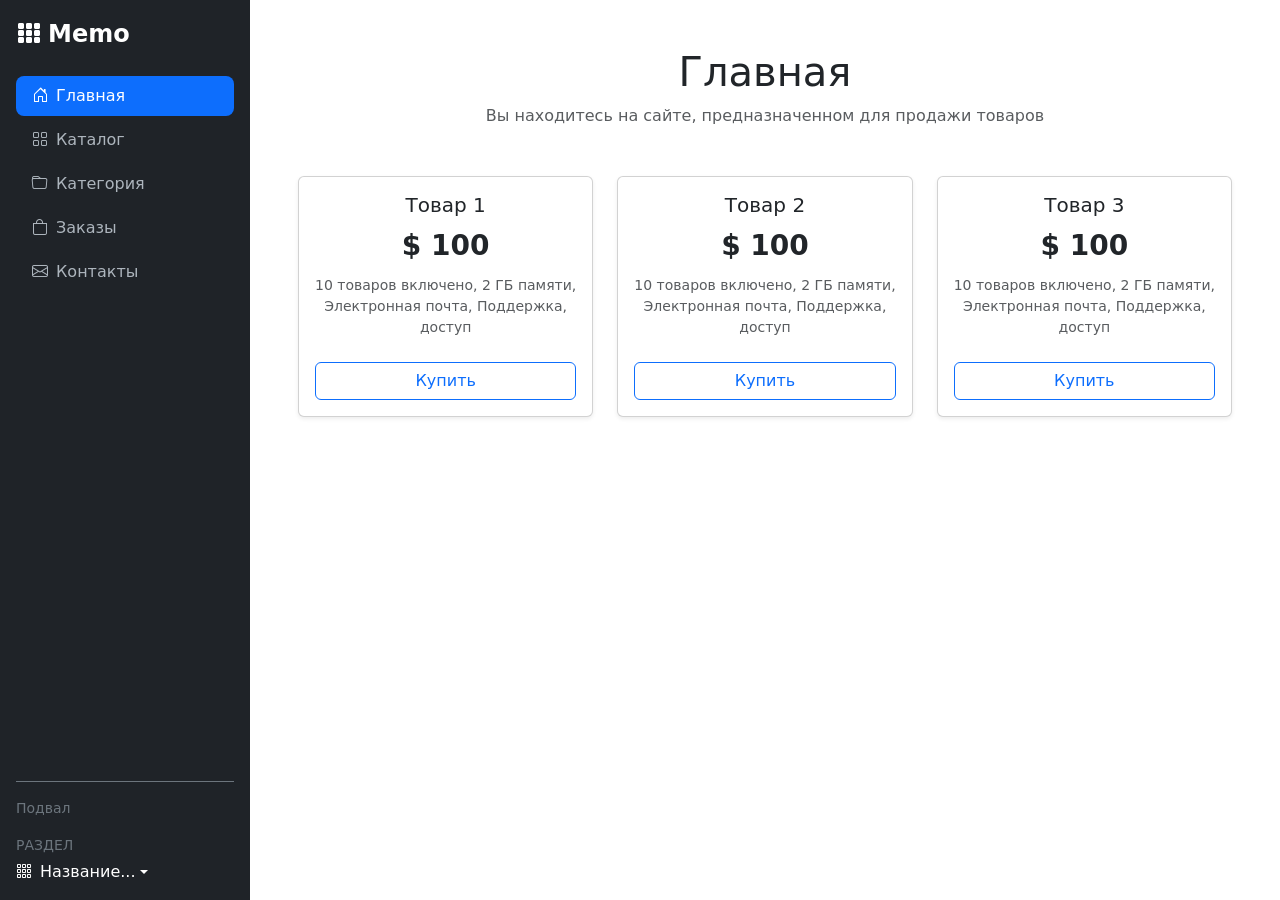
<file: pages/index.html>
<!doctype html>
<html lang="ru">
<head>
    <meta charset="utf-8">
    <meta name="viewport" content="width=device-width, initial-scale=1">
    <title>Memo — Главная</title>
    <link href="https://cdn.jsdelivr.net/npm/bootstrap@5.3.3/dist/css/bootstrap.min.css" rel="stylesheet">
    <link href="https://cdn.jsdelivr.net/npm/bootstrap-icons@1.11.3/font/bootstrap-icons.min.css" rel="stylesheet">
    <link href="/static/style.css" rel="stylesheet">
</head>
<body>
<div class="app d-flex flex-column flex-md-row">
    <aside class="sidebar d-flex flex-column flex-shrink-0 p-3 text-white">
        <header class="mb-4">
            <a href="/" class="brand d-flex align-items-center text-white text-decoration-none">
                <i class="bi bi-grid-3x3-gap-fill fs-4 me-2"></i>
                <span class="fs-4 fw-semibold">Memo</span>
            </a>
        </header>

        <nav class="nav nav-pills flex-column mb-auto">
            <a class="nav-link active" href="/"><i class="bi bi-house-door me-2"></i>Главная</a>
            <a class="nav-link" href="/catalog"><i class="bi bi-grid me-2"></i>Каталог</a>
            <a class="nav-link" href="/category"><i class="bi bi-folder me-2"></i>Категория</a>
            <a class="nav-link" href="/orders"><i class="bi bi-bag me-2"></i>Заказы</a>
            <a class="nav-link" href="/contacts"><i class="bi bi-envelope me-2"></i>Контакты</a>
        </nav>

        <footer class="border-top border-secondary pt-3">
            <p class="text-secondary small mb-3">Подвал</p>
            <p class="text-uppercase text-secondary small mb-1">Раздел</p>
            <div class="dropdown">
                <a href="#" class="d-flex align-items-center text-white text-decoration-none dropdown-toggle" data-bs-toggle="dropdown" aria-expanded="false">
                    <i class="bi bi-grid-3x3-gap me-2"></i>
                    <span>Название...</span>
                </a>
                <ul class="dropdown-menu dropdown-menu-dark">
                    <li><a class="dropdown-item" href="/">Главная</a></li>
                    <li><a class="dropdown-item" href="/catalog">Каталог</a></li>
                    <li><a class="dropdown-item" href="/contacts">Контакты</a></li>
                </ul>
            </div>
        </footer>
    </aside>

    <main class="content flex-grow-1 p-4 p-lg-5">
        <div class="text-center mb-5">
            <h1 class="display-6 fw-normal">Главная</h1>
            <p class="text-muted mb-0">Вы находитесь на сайте, предназначенном для продажи товаров</p>
        </div>

        <div class="row row-cols-1 row-cols-md-3 g-4">
            <div class="col">
                <article class="card h-100 text-center shadow-sm">
                    <div class="card-body d-flex flex-column">
                        <h2 class="h5 card-title">Товар 1</h2>
                        <p class="fs-3 fw-bold mb-2">$ 100</p>
                        <p class="card-text text-muted small mb-4">
                            10 товаров включено, 2 ГБ памяти,<br>
                            Электронная почта, Поддержка, доступ
                        </p>
                        <a href="#" class="btn btn-outline-primary mt-auto">Купить</a>
                    </div>
                </article>
            </div>
            <div class="col">
                <article class="card h-100 text-center shadow-sm">
                    <div class="card-body d-flex flex-column">
                        <h2 class="h5 card-title">Товар 2</h2>
                        <p class="fs-3 fw-bold mb-2">$ 100</p>
                        <p class="card-text text-muted small mb-4">
                            10 товаров включено, 2 ГБ памяти,<br>
                            Электронная почта, Поддержка, доступ
                        </p>
                        <a href="#" class="btn btn-outline-primary mt-auto">Купить</a>
                    </div>
                </article>
            </div>
            <div class="col">
                <article class="card h-100 text-center shadow-sm">
                    <div class="card-body d-flex flex-column">
                        <h2 class="h5 card-title">Товар 3</h2>
                        <p class="fs-3 fw-bold mb-2">$ 100</p>
                        <p class="card-text text-muted small mb-4">
                            10 товаров включено, 2 ГБ памяти,<br>
                            Электронная почта, Поддержка, доступ
                        </p>
                        <a href="#" class="btn btn-outline-primary mt-auto">Купить</a>
                    </div>
                </article>
            </div>
        </div>
    </main>
</div>

<script src="https://cdn.jsdelivr.net/npm/bootstrap@5.3.3/dist/js/bootstrap.bundle.min.js"></script>
</body>
</html>
</file>
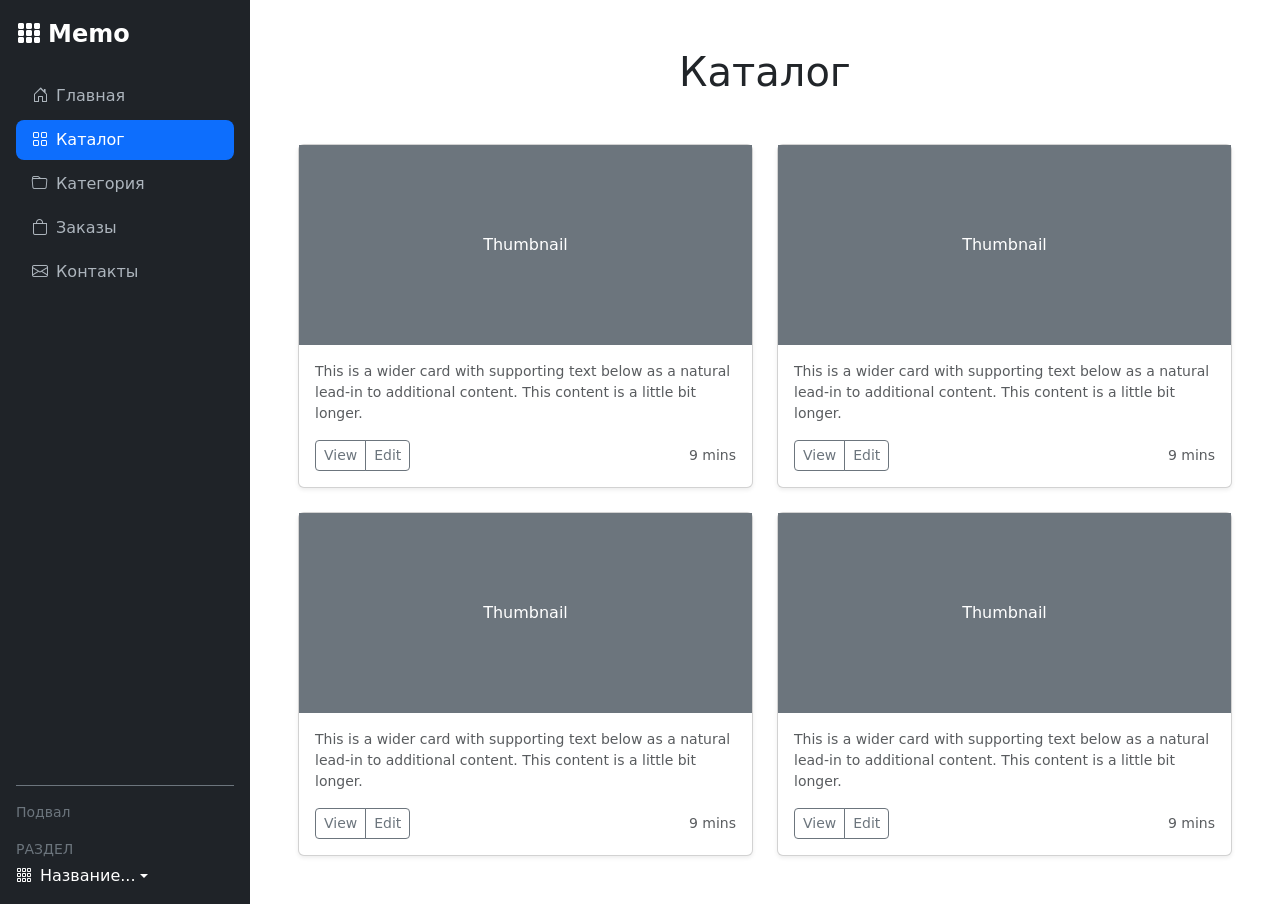
<file: pages/catalog.html>
<!doctype html>
<html lang="ru">
<head>
    <meta charset="utf-8">
    <meta name="viewport" content="width=device-width, initial-scale=1">
    <title>Memo — Каталог</title>
    <link href="https://cdn.jsdelivr.net/npm/bootstrap@5.3.3/dist/css/bootstrap.min.css" rel="stylesheet">
    <link href="https://cdn.jsdelivr.net/npm/bootstrap-icons@1.11.3/font/bootstrap-icons.min.css" rel="stylesheet">
    <link href="/static/style.css" rel="stylesheet">
</head>
<body>
<div class="app d-flex flex-column flex-md-row">
    <aside class="sidebar d-flex flex-column flex-shrink-0 p-3 text-white">
        <header class="mb-4">
            <a href="/" class="brand d-flex align-items-center text-white text-decoration-none">
                <i class="bi bi-grid-3x3-gap-fill fs-4 me-2"></i>
                <span class="fs-4 fw-semibold">Memo</span>
            </a>
        </header>

        <nav class="nav nav-pills flex-column mb-auto">
            <a class="nav-link" href="/"><i class="bi bi-house-door me-2"></i>Главная</a>
            <a class="nav-link active" href="/catalog"><i class="bi bi-grid me-2"></i>Каталог</a>
            <a class="nav-link" href="/category"><i class="bi bi-folder me-2"></i>Категория</a>
            <a class="nav-link" href="/orders"><i class="bi bi-bag me-2"></i>Заказы</a>
            <a class="nav-link" href="/contacts"><i class="bi bi-envelope me-2"></i>Контакты</a>
        </nav>

        <footer class="border-top border-secondary pt-3">
            <p class="text-secondary small mb-3">Подвал</p>
            <p class="text-uppercase text-secondary small mb-1">Раздел</p>
            <div class="dropdown">
                <a href="#" class="d-flex align-items-center text-white text-decoration-none dropdown-toggle" data-bs-toggle="dropdown" aria-expanded="false">
                    <i class="bi bi-grid-3x3-gap me-2"></i>
                    <span>Название...</span>
                </a>
                <ul class="dropdown-menu dropdown-menu-dark">
                    <li><a class="dropdown-item" href="/">Главная</a></li>
                    <li><a class="dropdown-item" href="/catalog">Каталог</a></li>
                    <li><a class="dropdown-item" href="/contacts">Контакты</a></li>
                </ul>
            </div>
        </footer>
    </aside>

    <main class="content flex-grow-1 p-4 p-lg-5">
        <div class="text-center mb-5">
            <h1 class="display-6 fw-normal">Каталог</h1>
        </div>

        <div class="row row-cols-1 row-cols-md-2 g-4">
            <div class="col">
                <article class="card h-100 shadow-sm">
                    <div class="thumbnail d-flex align-items-center justify-content-center" style="height: 200px;">
                        Thumbnail
                    </div>
                    <div class="card-body">
                        <p class="card-text text-muted small mb-3">
                            This is a wider card with supporting text below as a natural lead-in to additional
                            content. This content is a little bit longer.
                        </p>
                        <div class="d-flex justify-content-between align-items-center">
                            <div class="btn-group">
                                <a href="#" class="btn btn-sm btn-outline-secondary">View</a>
                                <a href="#" class="btn btn-sm btn-outline-secondary">Edit</a>
                            </div>
                            <small class="text-muted">9 mins</small>
                        </div>
                    </div>
                </article>
            </div>
            <div class="col">
                <article class="card h-100 shadow-sm">
                    <div class="thumbnail d-flex align-items-center justify-content-center" style="height: 200px;">
                        Thumbnail
                    </div>
                    <div class="card-body">
                        <p class="card-text text-muted small mb-3">
                            This is a wider card with supporting text below as a natural lead-in to additional
                            content. This content is a little bit longer.
                        </p>
                        <div class="d-flex justify-content-between align-items-center">
                            <div class="btn-group">
                                <a href="#" class="btn btn-sm btn-outline-secondary">View</a>
                                <a href="#" class="btn btn-sm btn-outline-secondary">Edit</a>
                            </div>
                            <small class="text-muted">9 mins</small>
                        </div>
                    </div>
                </article>
            </div>
            <div class="col">
                <article class="card h-100 shadow-sm">
                    <div class="thumbnail d-flex align-items-center justify-content-center" style="height: 200px;">
                        Thumbnail
                    </div>
                    <div class="card-body">
                        <p class="card-text text-muted small mb-3">
                            This is a wider card with supporting text below as a natural lead-in to additional
                            content. This content is a little bit longer.
                        </p>
                        <div class="d-flex justify-content-between align-items-center">
                            <div class="btn-group">
                                <a href="#" class="btn btn-sm btn-outline-secondary">View</a>
                                <a href="#" class="btn btn-sm btn-outline-secondary">Edit</a>
                            </div>
                            <small class="text-muted">9 mins</small>
                        </div>
                    </div>
                </article>
            </div>
            <div class="col">
                <article class="card h-100 shadow-sm">
                    <div class="thumbnail d-flex align-items-center justify-content-center" style="height: 200px;">
                        Thumbnail
                    </div>
                    <div class="card-body">
                        <p class="card-text text-muted small mb-3">
                            This is a wider card with supporting text below as a natural lead-in to additional
                            content. This content is a little bit longer.
                        </p>
                        <div class="d-flex justify-content-between align-items-center">
                            <div class="btn-group">
                                <a href="#" class="btn btn-sm btn-outline-secondary">View</a>
                                <a href="#" class="btn btn-sm btn-outline-secondary">Edit</a>
                            </div>
                            <small class="text-muted">9 mins</small>
                        </div>
                    </div>
                </article>
            </div>
        </div>
    </main>
</div>

<script src="https://cdn.jsdelivr.net/npm/bootstrap@5.3.3/dist/js/bootstrap.bundle.min.js"></script>
</body>
</html>
</file>
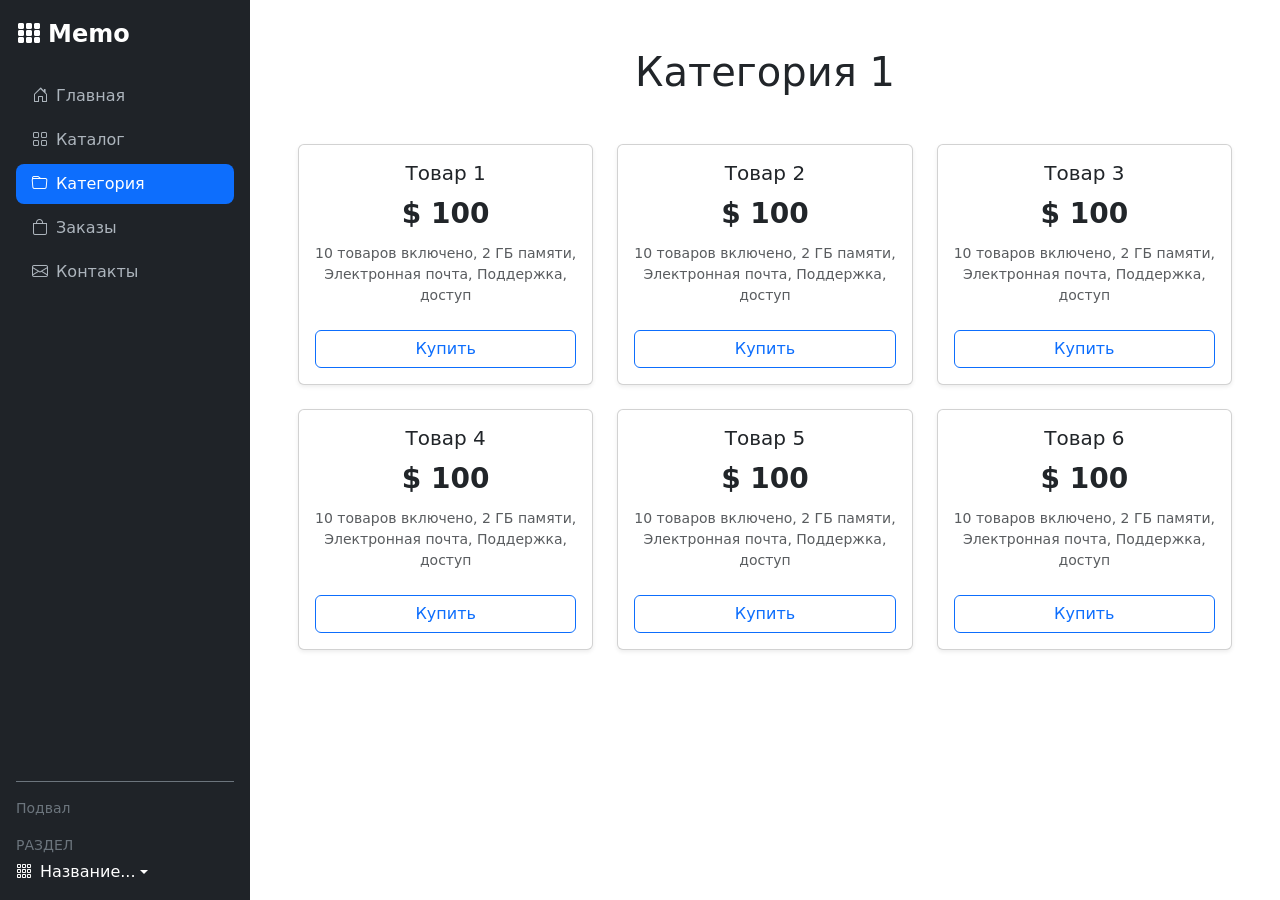
<file: pages/category.html>
<!doctype html>
<html lang="ru">
<head>
    <meta charset="utf-8">
    <meta name="viewport" content="width=device-width, initial-scale=1">
    <title>Memo — Категория 1</title>
    <link href="https://cdn.jsdelivr.net/npm/bootstrap@5.3.3/dist/css/bootstrap.min.css" rel="stylesheet">
    <link href="https://cdn.jsdelivr.net/npm/bootstrap-icons@1.11.3/font/bootstrap-icons.min.css" rel="stylesheet">
    <link href="/static/style.css" rel="stylesheet">
</head>
<body>
<div class="app d-flex flex-column flex-md-row">
    <aside class="sidebar d-flex flex-column flex-shrink-0 p-3 text-white">
        <header class="mb-4">
            <a href="/" class="brand d-flex align-items-center text-white text-decoration-none">
                <i class="bi bi-grid-3x3-gap-fill fs-4 me-2"></i>
                <span class="fs-4 fw-semibold">Memo</span>
            </a>
        </header>

        <nav class="nav nav-pills flex-column mb-auto">
            <a class="nav-link" href="/"><i class="bi bi-house-door me-2"></i>Главная</a>
            <a class="nav-link" href="/catalog"><i class="bi bi-grid me-2"></i>Каталог</a>
            <a class="nav-link active" href="/category"><i class="bi bi-folder me-2"></i>Категория</a>
            <a class="nav-link" href="/orders"><i class="bi bi-bag me-2"></i>Заказы</a>
            <a class="nav-link" href="/contacts"><i class="bi bi-envelope me-2"></i>Контакты</a>
        </nav>

        <footer class="border-top border-secondary pt-3">
            <p class="text-secondary small mb-3">Подвал</p>
            <p class="text-uppercase text-secondary small mb-1">Раздел</p>
            <div class="dropdown">
                <a href="#" class="d-flex align-items-center text-white text-decoration-none dropdown-toggle" data-bs-toggle="dropdown" aria-expanded="false">
                    <i class="bi bi-grid-3x3-gap me-2"></i>
                    <span>Название...</span>
                </a>
                <ul class="dropdown-menu dropdown-menu-dark">
                    <li><a class="dropdown-item" href="/">Главная</a></li>
                    <li><a class="dropdown-item" href="/catalog">Каталог</a></li>
                    <li><a class="dropdown-item" href="/contacts">Контакты</a></li>
                </ul>
            </div>
        </footer>
    </aside>

    <main class="content flex-grow-1 p-4 p-lg-5">
        <div class="text-center mb-5">
            <h1 class="display-6 fw-normal">Категория 1</h1>
        </div>

        <div class="row row-cols-1 row-cols-md-2 row-cols-lg-3 g-4">
            <div class="col">
                <article class="card h-100 text-center shadow-sm">
                    <div class="card-body d-flex flex-column">
                        <h2 class="h5 card-title">Товар 1</h2>
                        <p class="fs-3 fw-bold mb-2">$ 100</p>
                        <p class="card-text text-muted small mb-4">
                            10 товаров включено, 2 ГБ памяти,<br>
                            Электронная почта, Поддержка, доступ
                        </p>
                        <a href="#" class="btn btn-outline-primary mt-auto">Купить</a>
                    </div>
                </article>
            </div>
            <div class="col">
                <article class="card h-100 text-center shadow-sm">
                    <div class="card-body d-flex flex-column">
                        <h2 class="h5 card-title">Товар 2</h2>
                        <p class="fs-3 fw-bold mb-2">$ 100</p>
                        <p class="card-text text-muted small mb-4">
                            10 товаров включено, 2 ГБ памяти,<br>
                            Электронная почта, Поддержка, доступ
                        </p>
                        <a href="#" class="btn btn-outline-primary mt-auto">Купить</a>
                    </div>
                </article>
            </div>
            <div class="col">
                <article class="card h-100 text-center shadow-sm">
                    <div class="card-body d-flex flex-column">
                        <h2 class="h5 card-title">Товар 3</h2>
                        <p class="fs-3 fw-bold mb-2">$ 100</p>
                        <p class="card-text text-muted small mb-4">
                            10 товаров включено, 2 ГБ памяти,<br>
                            Электронная почта, Поддержка, доступ
                        </p>
                        <a href="#" class="btn btn-outline-primary mt-auto">Купить</a>
                    </div>
                </article>
            </div>
            <div class="col">
                <article class="card h-100 text-center shadow-sm">
                    <div class="card-body d-flex flex-column">
                        <h2 class="h5 card-title">Товар 4</h2>
                        <p class="fs-3 fw-bold mb-2">$ 100</p>
                        <p class="card-text text-muted small mb-4">
                            10 товаров включено, 2 ГБ памяти,<br>
                            Электронная почта, Поддержка, доступ
                        </p>
                        <a href="#" class="btn btn-outline-primary mt-auto">Купить</a>
                    </div>
                </article>
            </div>
            <div class="col">
                <article class="card h-100 text-center shadow-sm">
                    <div class="card-body d-flex flex-column">
                        <h2 class="h5 card-title">Товар 5</h2>
                        <p class="fs-3 fw-bold mb-2">$ 100</p>
                        <p class="card-text text-muted small mb-4">
                            10 товаров включено, 2 ГБ памяти,<br>
                            Электронная почта, Поддержка, доступ
                        </p>
                        <a href="#" class="btn btn-outline-primary mt-auto">Купить</a>
                    </div>
                </article>
            </div>
            <div class="col">
                <article class="card h-100 text-center shadow-sm">
                    <div class="card-body d-flex flex-column">
                        <h2 class="h5 card-title">Товар 6</h2>
                        <p class="fs-3 fw-bold mb-2">$ 100</p>
                        <p class="card-text text-muted small mb-4">
                            10 товаров включено, 2 ГБ памяти,<br>
                            Электронная почта, Поддержка, доступ
                        </p>
                        <a href="#" class="btn btn-outline-primary mt-auto">Купить</a>
                    </div>
                </article>
            </div>
        </div>
    </main>
</div>

<script src="https://cdn.jsdelivr.net/npm/bootstrap@5.3.3/dist/js/bootstrap.bundle.min.js"></script>
</body>
</html>
</file>
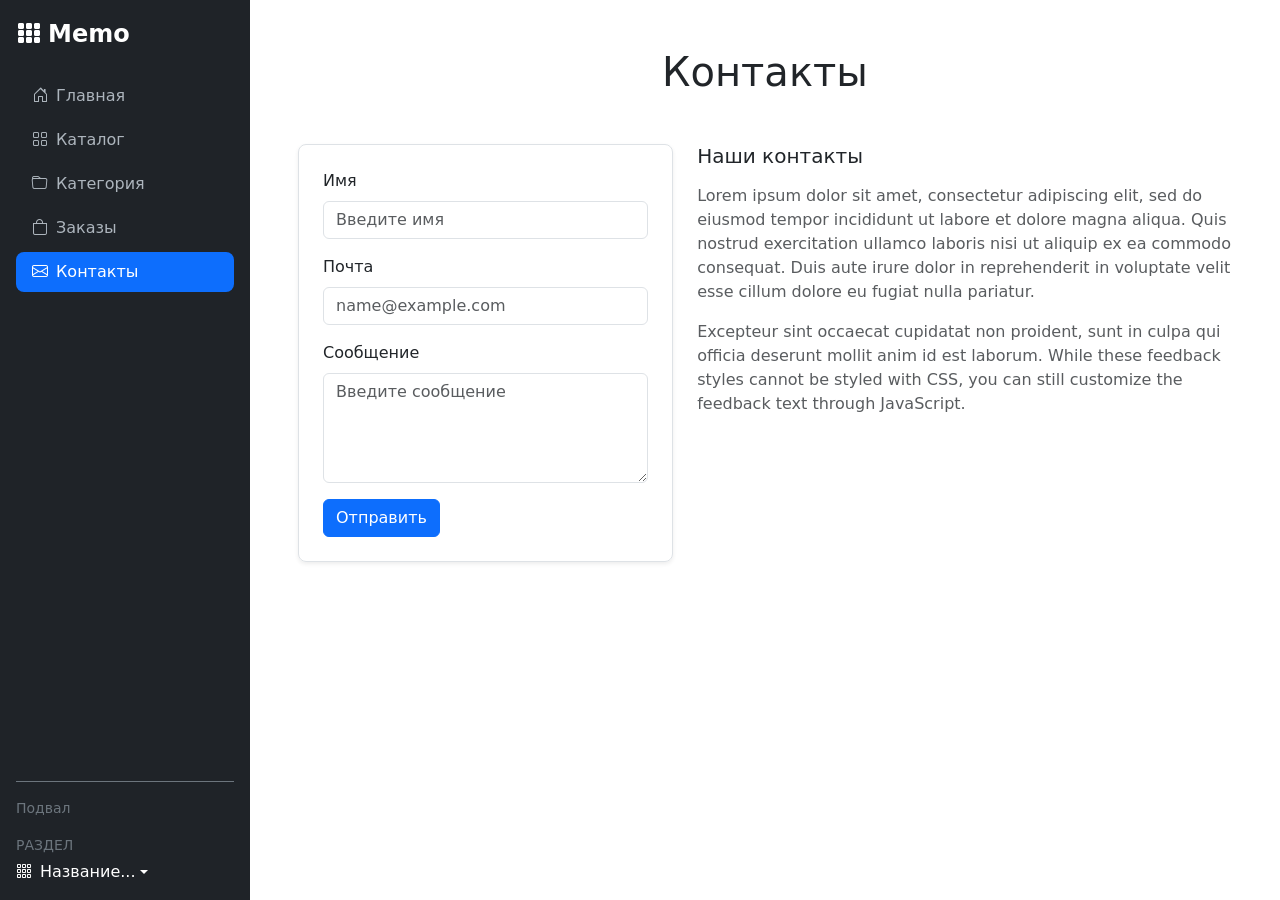
<file: pages/contacts.html>
<!doctype html>
<html lang="ru">
<head>
    <meta charset="utf-8">
    <meta name="viewport" content="width=device-width, initial-scale=1">
    <title>Memo — Контакты</title>
    <link href="https://cdn.jsdelivr.net/npm/bootstrap@5.3.3/dist/css/bootstrap.min.css" rel="stylesheet">
    <link href="https://cdn.jsdelivr.net/npm/bootstrap-icons@1.11.3/font/bootstrap-icons.min.css" rel="stylesheet">
    <link href="/static/style.css" rel="stylesheet">
</head>
<body>
<div class="app d-flex flex-column flex-md-row">
    <aside class="sidebar d-flex flex-column flex-shrink-0 p-3 text-white">
        <header class="mb-4">
            <a href="/" class="brand d-flex align-items-center text-white text-decoration-none">
                <i class="bi bi-grid-3x3-gap-fill fs-4 me-2"></i>
                <span class="fs-4 fw-semibold">Memo</span>
            </a>
        </header>

        <nav class="nav nav-pills flex-column mb-auto">
            <a class="nav-link" href="/"><i class="bi bi-house-door me-2"></i>Главная</a>
            <a class="nav-link" href="/catalog"><i class="bi bi-grid me-2"></i>Каталог</a>
            <a class="nav-link" href="/category"><i class="bi bi-folder me-2"></i>Категория</a>
            <a class="nav-link" href="/orders"><i class="bi bi-bag me-2"></i>Заказы</a>
            <a class="nav-link active" href="/contacts"><i class="bi bi-envelope me-2"></i>Контакты</a>
        </nav>

        <footer class="border-top border-secondary pt-3">
            <p class="text-secondary small mb-3">Подвал</p>
            <p class="text-uppercase text-secondary small mb-1">Раздел</p>
            <div class="dropdown">
                <a href="#" class="d-flex align-items-center text-white text-decoration-none dropdown-toggle" data-bs-toggle="dropdown" aria-expanded="false">
                    <i class="bi bi-grid-3x3-gap me-2"></i>
                    <span>Название...</span>
                </a>
                <ul class="dropdown-menu dropdown-menu-dark">
                    <li><a class="dropdown-item" href="/">Главная</a></li>
                    <li><a class="dropdown-item" href="/catalog">Каталог</a></li>
                    <li><a class="dropdown-item" href="/contacts">Контакты</a></li>
                </ul>
            </div>
        </footer>
    </aside>

    <main class="content flex-grow-1 p-4 p-lg-5">
        <div class="text-center mb-5">
            <h1 class="display-6 fw-normal">Контакты</h1>
        </div>

        <div id="flash-container"><!-- FLASH_MESSAGE --></div>

        <div class="row g-4">
            <div class="col-lg-5">
                <form class="border rounded-3 p-4 shadow-sm" action="/contacts" method="post">
                    <div class="mb-3">
                        <label class="form-label" for="name">Имя</label>
                        <input class="form-control" type="text" id="name" name="name" placeholder="Введите имя" required>
                    </div>
                    <div class="mb-3">
                        <label class="form-label" for="email">Почта</label>
                        <input class="form-control" type="email" id="email" name="email" placeholder="name@example.com" required>
                    </div>
                    <div class="mb-3">
                        <label class="form-label" for="message">Сообщение</label>
                        <textarea class="form-control" id="message" name="message" rows="4" placeholder="Введите сообщение" required></textarea>
                    </div>
                    <button type="submit" class="btn btn-primary">Отправить</button>
                </form>
            </div>
            <div class="col-lg-7">
                <h2 class="h5 mb-3">Наши контакты</h2>
                <p class="text-muted">
                    Lorem ipsum dolor sit amet, consectetur adipiscing elit, sed do eiusmod tempor incididunt ut
                    labore et dolore magna aliqua. Quis nostrud exercitation ullamco laboris nisi ut aliquip ex ea
                    commodo consequat. Duis aute irure dolor in reprehenderit in voluptate velit esse cillum dolore
                    eu fugiat nulla pariatur.
                </p>
                <p class="text-muted mb-0">
                    Excepteur sint occaecat cupidatat non proident, sunt in culpa qui officia deserunt mollit anim
                    id est laborum. While these feedback styles cannot be styled with CSS, you can still customize
                    the feedback text through JavaScript.
                </p>
            </div>
        </div>
    </main>
</div>

<script src="https://cdn.jsdelivr.net/npm/bootstrap@5.3.3/dist/js/bootstrap.bundle.min.js"></script>
</body>
</html>
</file>
<file: static/style.css>
/* Дополнительные стили поверх Bootstrap. */

body {
    min-height: 100vh;
    background-color: #f8f9fa;
}

.app {
    min-height: 100vh;
}

.sidebar {
    width: 250px;
    background-color: #1f2328;
}

.sidebar .nav-link {
    color: #adb5bd;
    border-radius: .5rem;
    margin-bottom: .25rem;
}

.sidebar .nav-link:hover {
    color: #fff;
    background-color: rgba(255, 255, 255, .08);
}

.sidebar .nav-link.active {
    color: #fff;
    background-color: #0d6efd;
}

.content {
    background-color: #fff;
}

.thumbnail {
    background-color: #6c757d;
    color: #fff;
}

@media (max-width: 767.98px) {
    .sidebar {
        width: 100%;
    }
}
</file>
